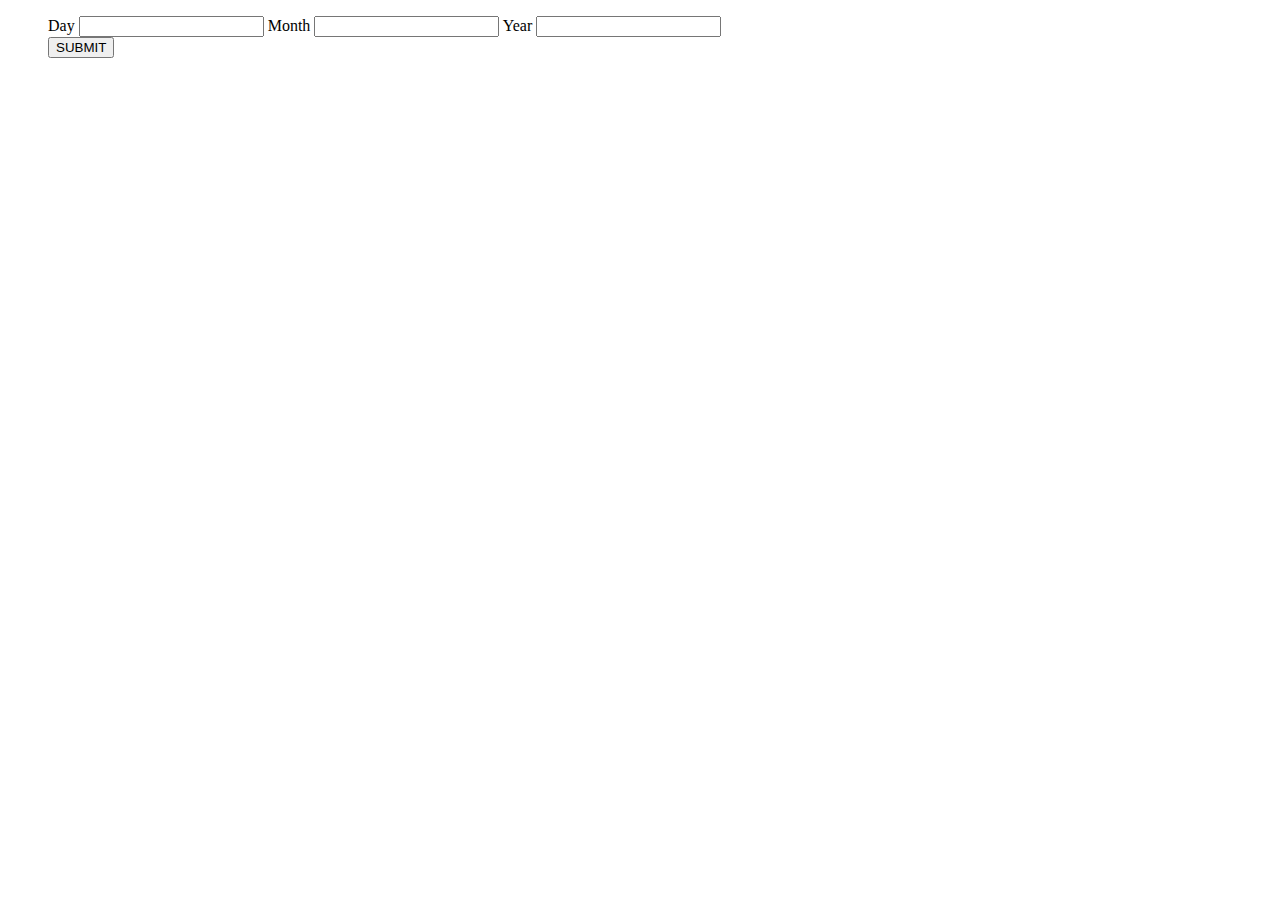
<file: age calculator/index.html>
<!DOCTYPE html>
<html lang="en">
<head>
    <meta charset="UTF-8">
    <meta name="viewport" content="width=device-width, initial-scale=1.0">
    <title>Document</title>
    <link rel="stylesheet" href="style.css">
    <script src="script.js" defer></script>
</head>
<body>
    <ul>
        <li>
            <label for="day">Day</label>
            <input class="input-day" type="number">
            <label for="month">Month</label>
            <input class="input-month" type="number">
            <label for="year">Year</label>
            <input class="input-year" type="number">
        </li>
        <li>
            <button class="submit-Button">SUBMIT</button>
        </li>
    </ul>
    <div class="display-age">
        
    </div>
</body>
</html>
</file>
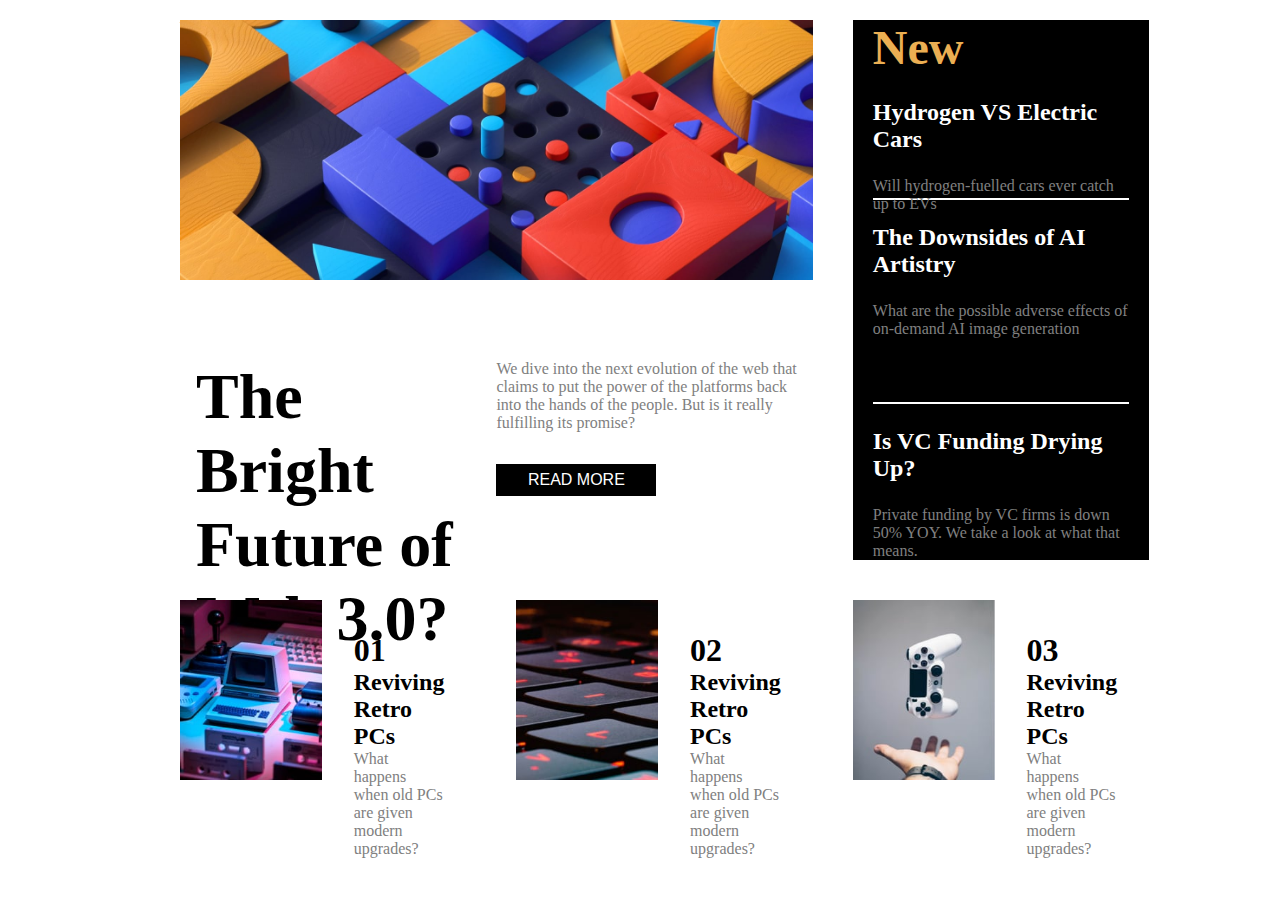
<file: news-homepage-main/index.html>
<!DOCTYPE html>
<html lang="en">
<head>
    <meta charset="UTF-8">
    <meta name="viewport" content="width=device-width, initial-scale=1.0">
    <title>Document</title>
    <link rel="stylesheet" href="style.css">
</head>
<body>
    <!-- <header>
        <img src="/images/logo.svg" alt="">
        <ul>

        </ul>
    </header> -->
    <div class="container">
        <div class="box1">box1</div>
        <div class="box2">
            <img src="./images/image-web-3-desktop.jpg" alt="" style="height: 100%; width: 100%;">
            <div class="inner-box-container">
                <div class="inner-box1">
                    <h1 style="font-size: 4rem; padding-left: 1rem;">The Bright <br>Future of <br>Web 3.0?</h1>
                </div>
                <div class="inner-box2"> 
                    <p style="margin-bottom: 2rem;">
                        We dive into the next evolution of the web that claims to put the power of the platforms back into the hands of the people. But is it really fulfilling its promise?
                    </p>
                    <button class="read-more-button">READ MORE</button>
                </div>
            </div>

        </div>
        <div class="box3">
            <div class="black-box-1">
                <h2>New</h2>
                <a href="" class="black-box-link"><h6 class="black-box-heading">Hydrogen VS Electric Cars</h6></a>
                <p>Will hydrogen-fuelled cars ever catch up to EVs</p>
            </div>
            <div class="black-box-2">
                <a href="" class="black-box-link"><h6 class="black-box-heading">The Downsides of AI Artistry</h6></a>
                <p>What are the possible adverse effects of on-demand AI image generation</p>
            </div>
            <div class="black-box-3">
                <a href="" class="black-box-link"><h6 class="black-box-heading">Is VC Funding Drying Up?</h6></a>
                <p>Private funding by VC firms is down 50% YOY. We take a look at what that means.</p>
            </div>
        </div>
        <div class="box4">
            <img src="./images/image-retro-pcs.jpg" alt="">
            <section>
                <h4>01</h4>
                <a href=""><h6>Reviving Retro PCs</h6></a>
                <p>What happens when old PCs are given modern upgrades?</p>
            </section>
        </div>
        <div class="box5">
            <img src="./images/image-top-laptops.jpg" alt="">
            <section>
                <h4>02</h4>
                <a href=""><h6>Reviving Retro PCs</h6></a>
                <p>What happens when old PCs are given modern upgrades?</p>
            </section>
        </div>
        <div class="box6">
            <img src="./images/image-gaming-growth.jpg" alt="">
            <section>
                <h4>03</h4>
                <a href=""><h6>Reviving Retro PCs</h6></a>
                <p>What happens when old PCs are given modern upgrades?</p>
            </section>
        </div>
    </div>
</body>
</html>
</file>
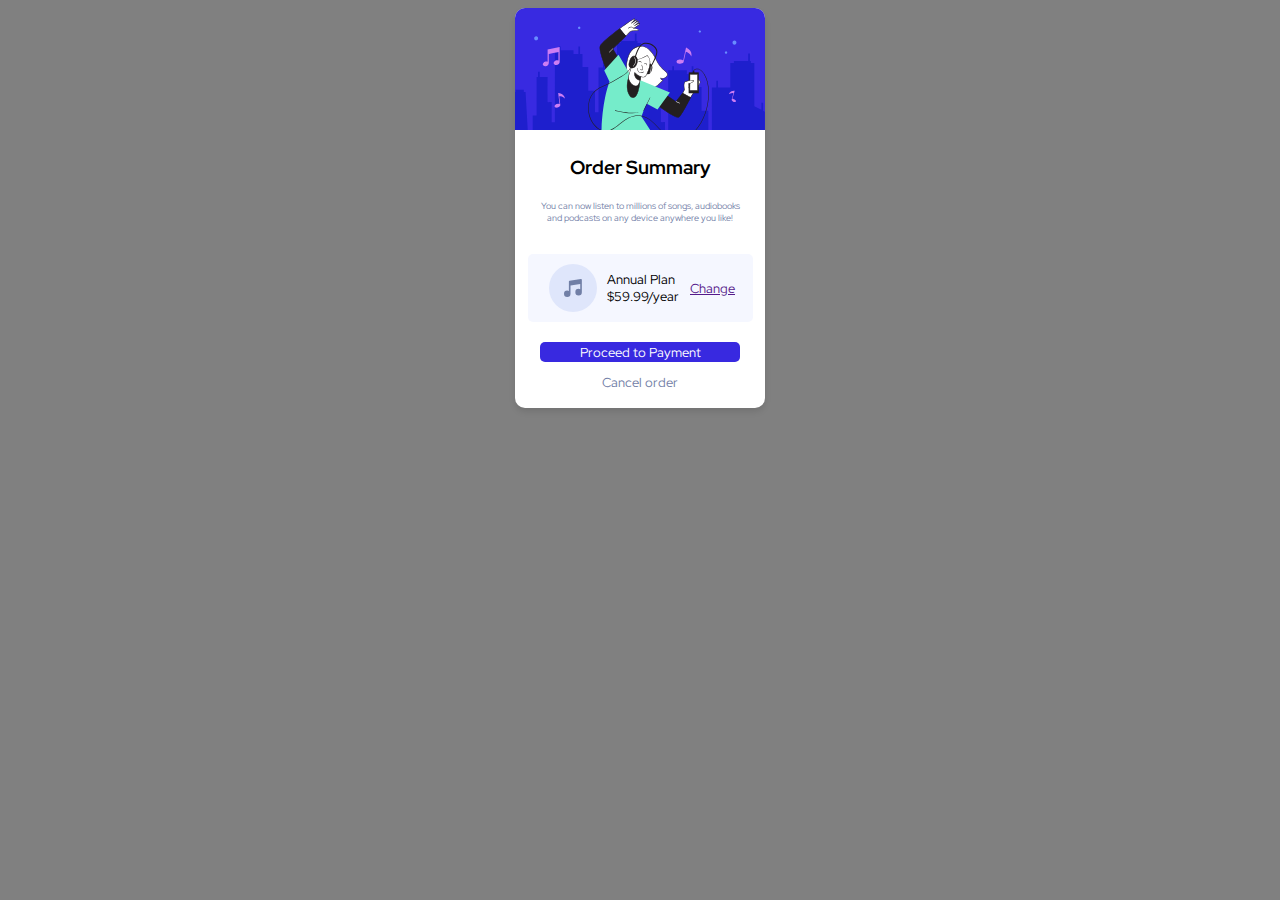
<file: order-summary-component-main/index.html>
<!DOCTYPE html>
<html lang="en">
<head>
  <meta charset="UTF-8">
  <meta name="viewport" content="width=device-width, initial-scale=1.0">
  <title>Document</title>
  <link rel="stylesheet" href="style.css">
  <link rel="preconnect" href="https://fonts.googleapis.com">
  <link rel="preconnect" href="https://fonts.gstatic.com" crossorigin>
  <link href="https://fonts.googleapis.com/css2?family=Overpass:wght@400;700&family=Red+Hat+Display:wght@500;700;900&display=swap" rel="stylesheet">
</head>
<body>
  <div class="card">
    <img src="images/illustration-hero.svg" alt="" class="hero-image">
    <div class="center-div">
      <h3 style="text-align: center; font-family: Red Hat Display; margin: 0px; padding-top: 20px;">Order Summary</h3>
      <p style="text-align: center; margin: 0px; color: hsl(224, 23%, 55%);  font-size: xx-small; padding: 20px;">You can now listen to millions of songs, audiobooks and podcasts on any device anywhere you like!</p>
      <div class="plan-button">
        <img style="padding: 10px;" src="images/icon-music.svg" alt="">
        Annual Plan <br> $59.99/year
        <button class="change-button"><a href="">Change</a></button>
      </div>
      <button class="proceed-button">Proceed to Payment</button>
      <button class="cancel-button">Cancel order</button>
    </div>
  </div>
</body>
</html>
</file>
<file: age calculator/style.css>
/* Chrome, Safari, Edge, Opera */
input::-webkit-outer-spin-button,
input::-webkit-inner-spin-button {
  -webkit-appearance: none;
  margin: 0;
}

/* Firefox */
input[type=number] {
  -moz-appearance: textfield;
}

ul{
    list-style: none;
}
</file>
<file: news-homepage-main/style.css>
*{
    margin: 0px;
    padding: 0px;
    /* background-color: red; */
}

.box1{
    grid-area: big-box;
}


.inner-box1,.inner-box2{
    /* grid-area: image-box; */
    height: 50%;
    padding-top: 5rem;

}

.box2{
    grid-area: big-box;
    display: flex;
    flex-direction: column;
}

.box3{
    background-color: black;
}

.box2>div{
    /* background-color: aqua; */
}


.box4,.box5,.box6{
    /* background-color: aqua; */
    height: 20vh;
    width: 1fr; 
    display: flex;
}

.container{
    margin: 0rem 10rem 0rem 10rem;
    display: grid;
    grid-template-columns:1fr 1fr 1fr;
    grid-template-areas: "big-box big-box";

}

.container > div{
    margin: 20px;
    /* background-color: blueviolet; */
}

.box1,.box2,.box3{
    height: 60vh;
    width: 1fr;
}

.box3 > div{
    height: 33%;
    /* background-color: black; */
    margin: 0px 20px 0px 20px;
    border-bottom: 2px solid white;
    color: white;
}

.inner-box-container{
    display: grid;
    grid-template-columns: 1fr 1fr;
    height: inherit;
}

section{
    margin: 2rem;
}

h2{
    font-size: 3rem;
    color: rgb(235, 175, 83);
    margin-bottom: 1.5rem;
}

h4{
    font-size: 2rem
}

h6{
    font-size: 1.5rem
}

p{
    color: grey;
}

button{
    background-color: black;
    color: white;
    height: 2rem;
    width: 10rem;
    font-size: 1rem;
    border: none;
}

button:hover{
    cursor: pointer;
    background-color:rgb(241, 93, 81);
}

a{
    color: inherit;
    text-decoration: none;
}

.black-box-heading{
    margin: 1.5rem auto 1.5rem auto;
}

.black-box-link:hover{
    color: rgb(235, 175, 83);
}
</file>
<file: order-summary-component-main/style.css>
*{
    font-family: Red Hat Display;
}

body{
    display: flex;
    justify-content: center;
    align-items: center;
    background-color: grey;
}

.card{
    height: 400px;
    width: 250px;
    background-color: white;
    border-radius: 10px;
    box-shadow: 0px 4px 6px rgba(0, 0, 0, 0.1);
}

.hero-image{
    width: 100%;
    border-top-left-radius: 10px;
    border-top-right-radius: 10px;
}

.center-div{
    display: flex;
    justify-content: center;
    align-items: center;
    flex-direction: column;
}

.plan-button{
    width: 90%;
    height: 20%;
    background-color: hsl(225, 100%, 98%);
    border-radius: 5px;
    margin: 10px;
    display: flex;
    justify-content: center;
    align-items: center;
    flex-direction: row;
    font-size: small;
}

.change-button{
    margin-left: 20px;
    background: none;
    border: none;
    background-color: hsl(225, 100%, 98%);
    margin-left: 5px;
    font-size: small;
}

.proceed-button,.cancel-button{
    cursor: pointer;
    background: none;
    border: none;
    margin-top: 10px;
}

.proceed-button{
    height: 20px;
    width: 80%;
    background-color: hsl(245, 75%, 52%);
    border-radius: 5px;
    color: white;
}

.cancel-button{
    color: hsl(224, 23%, 55%);
}
</file>
